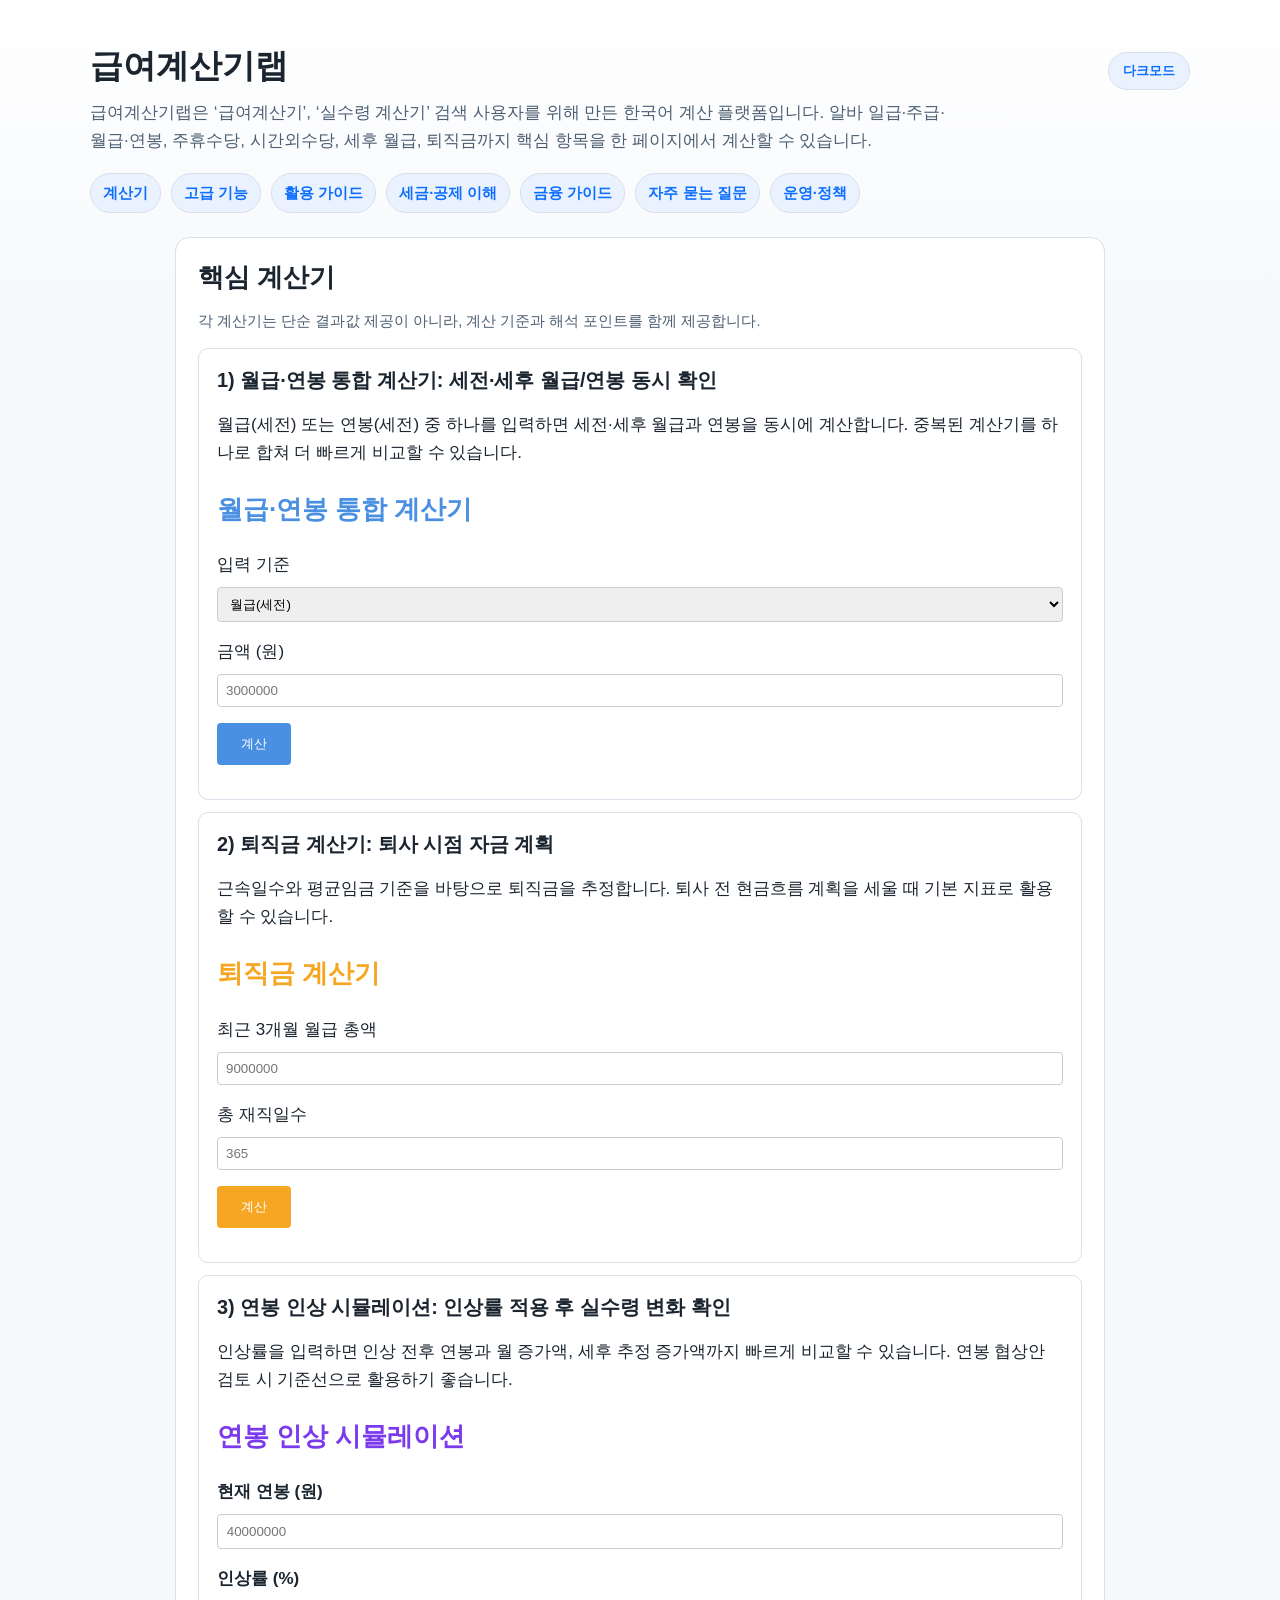
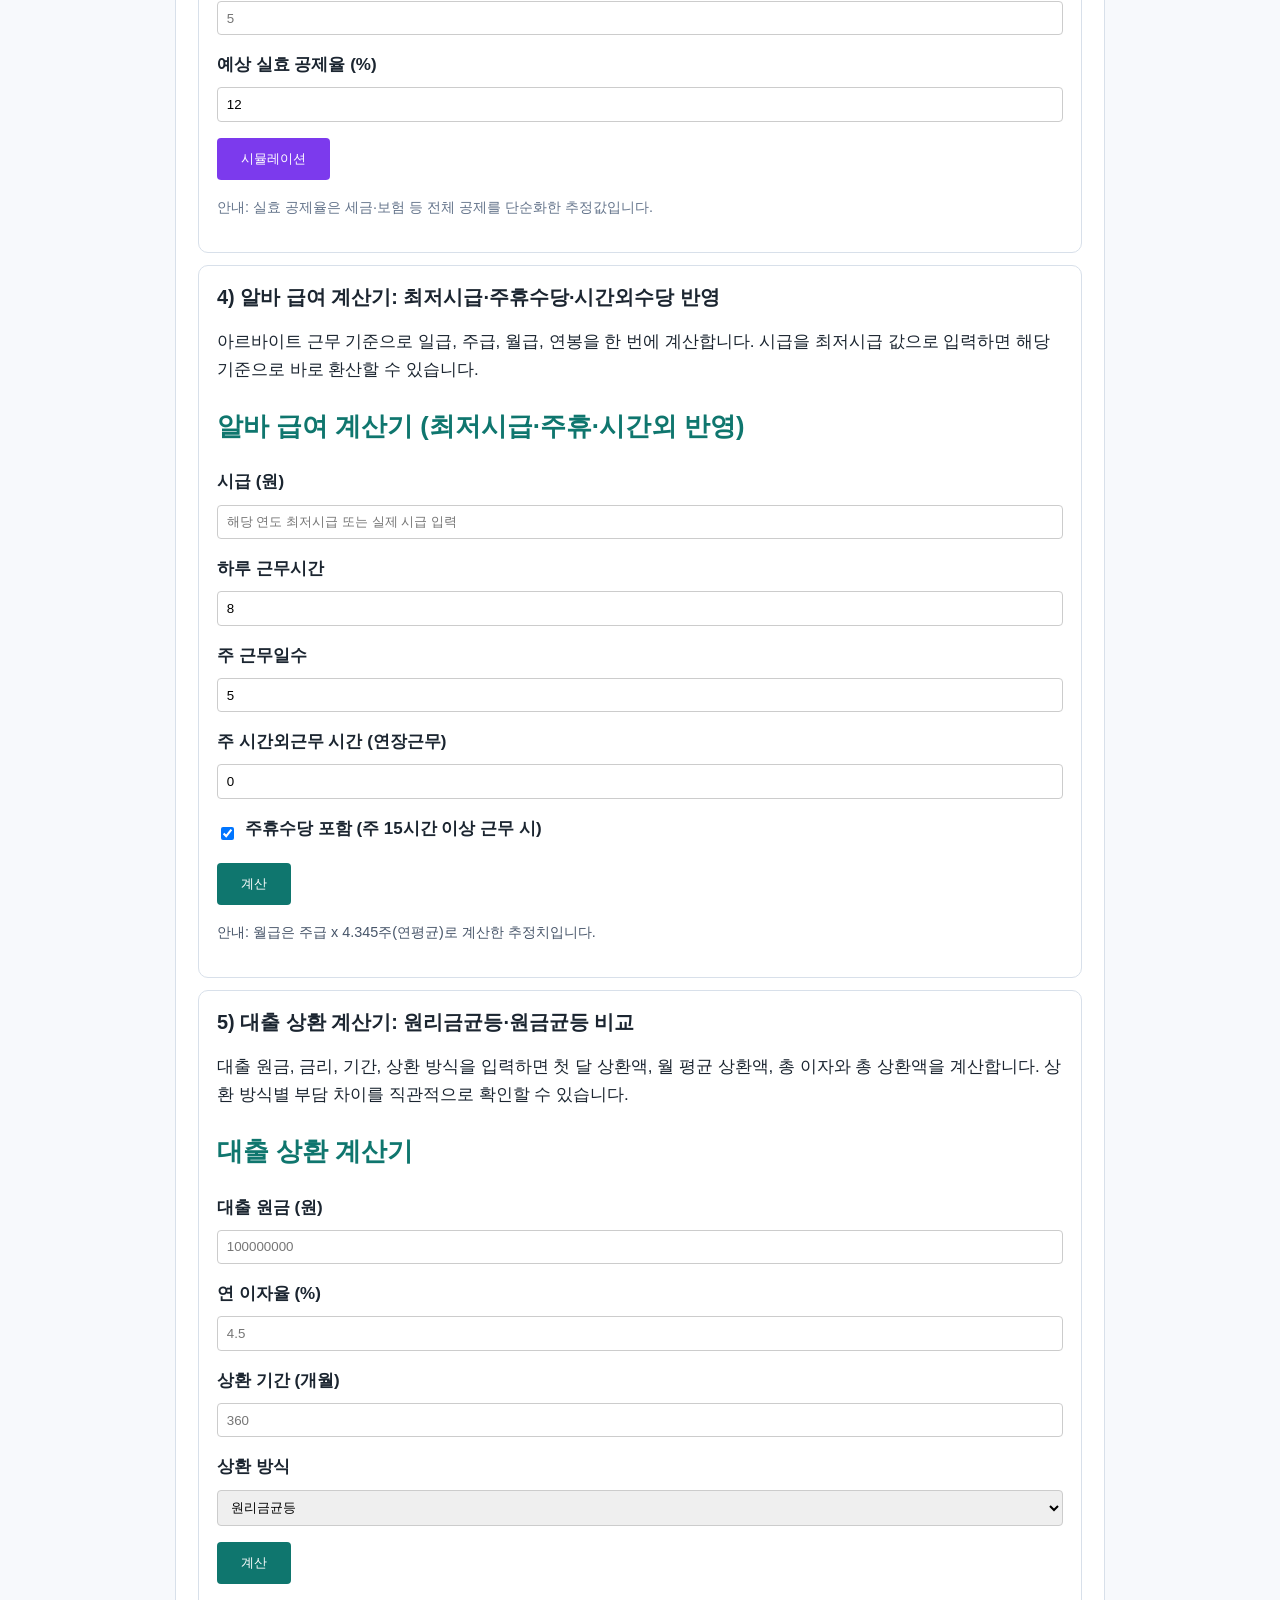
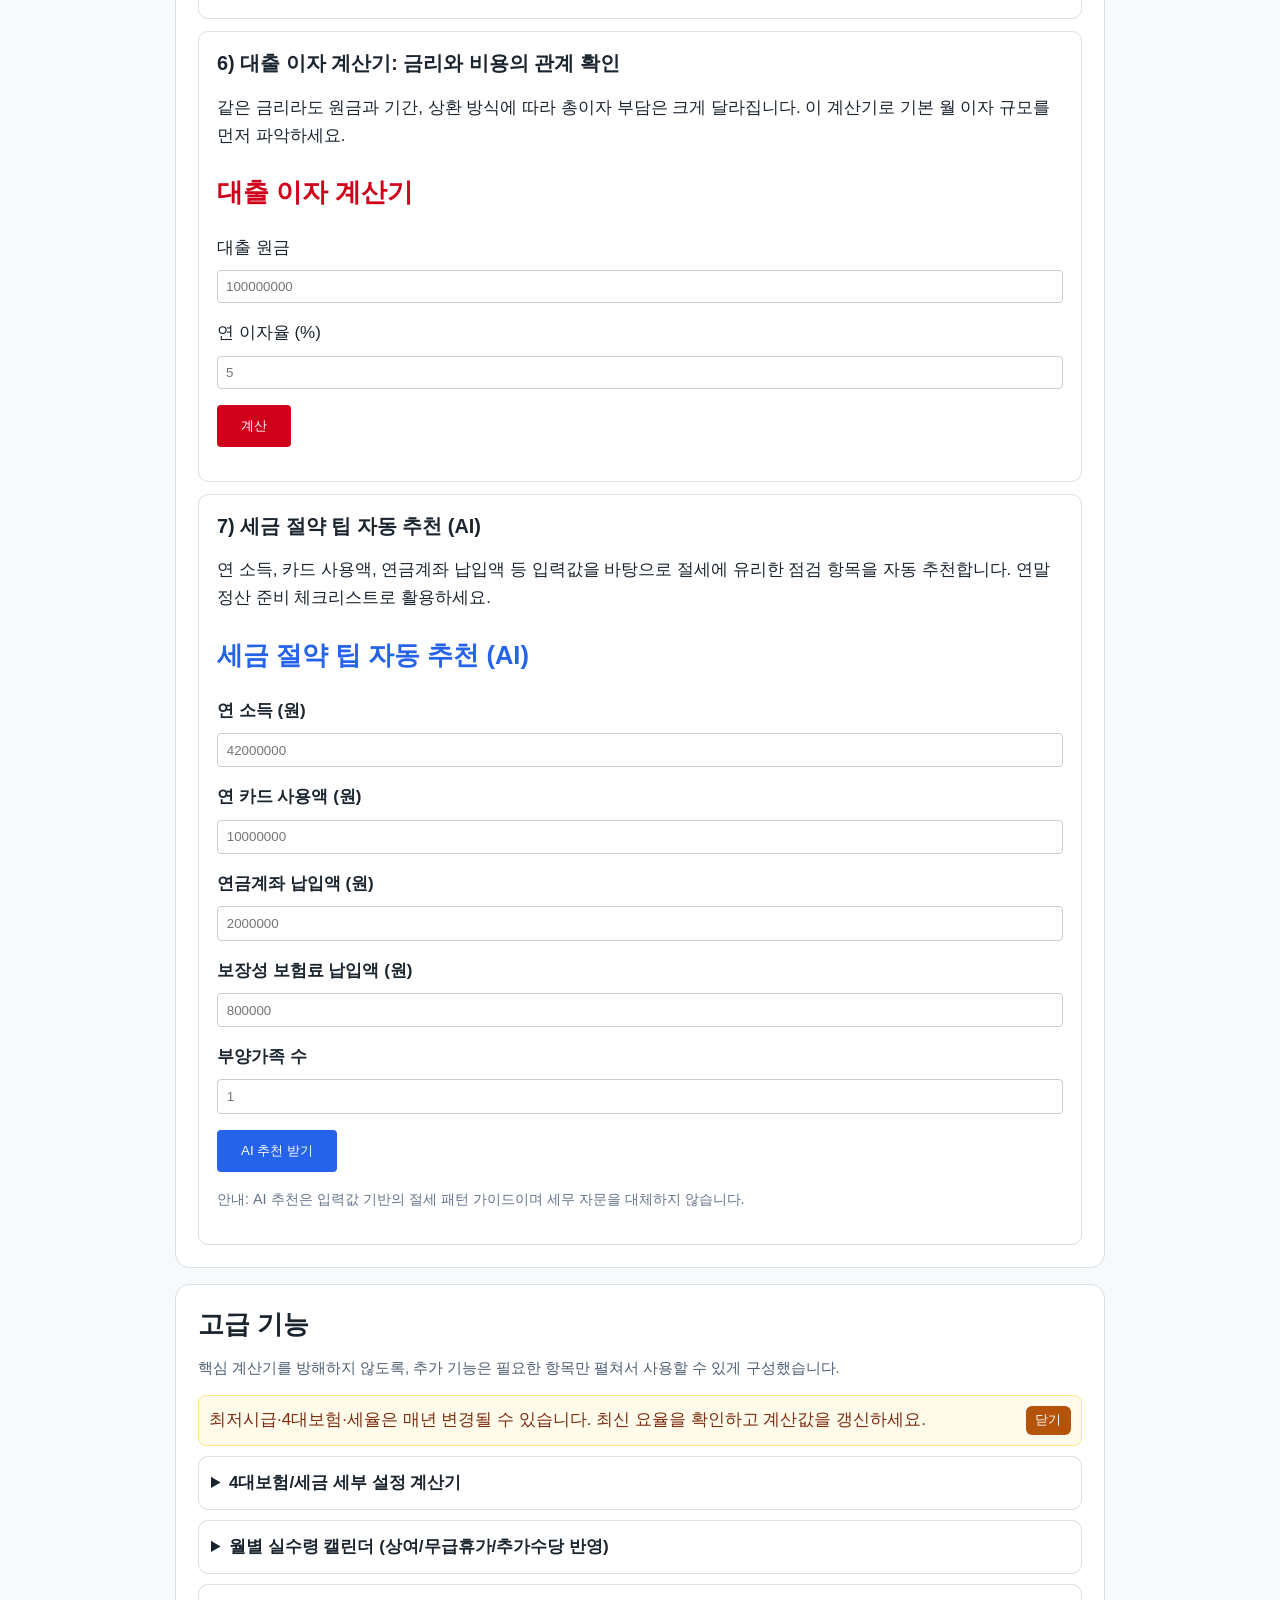
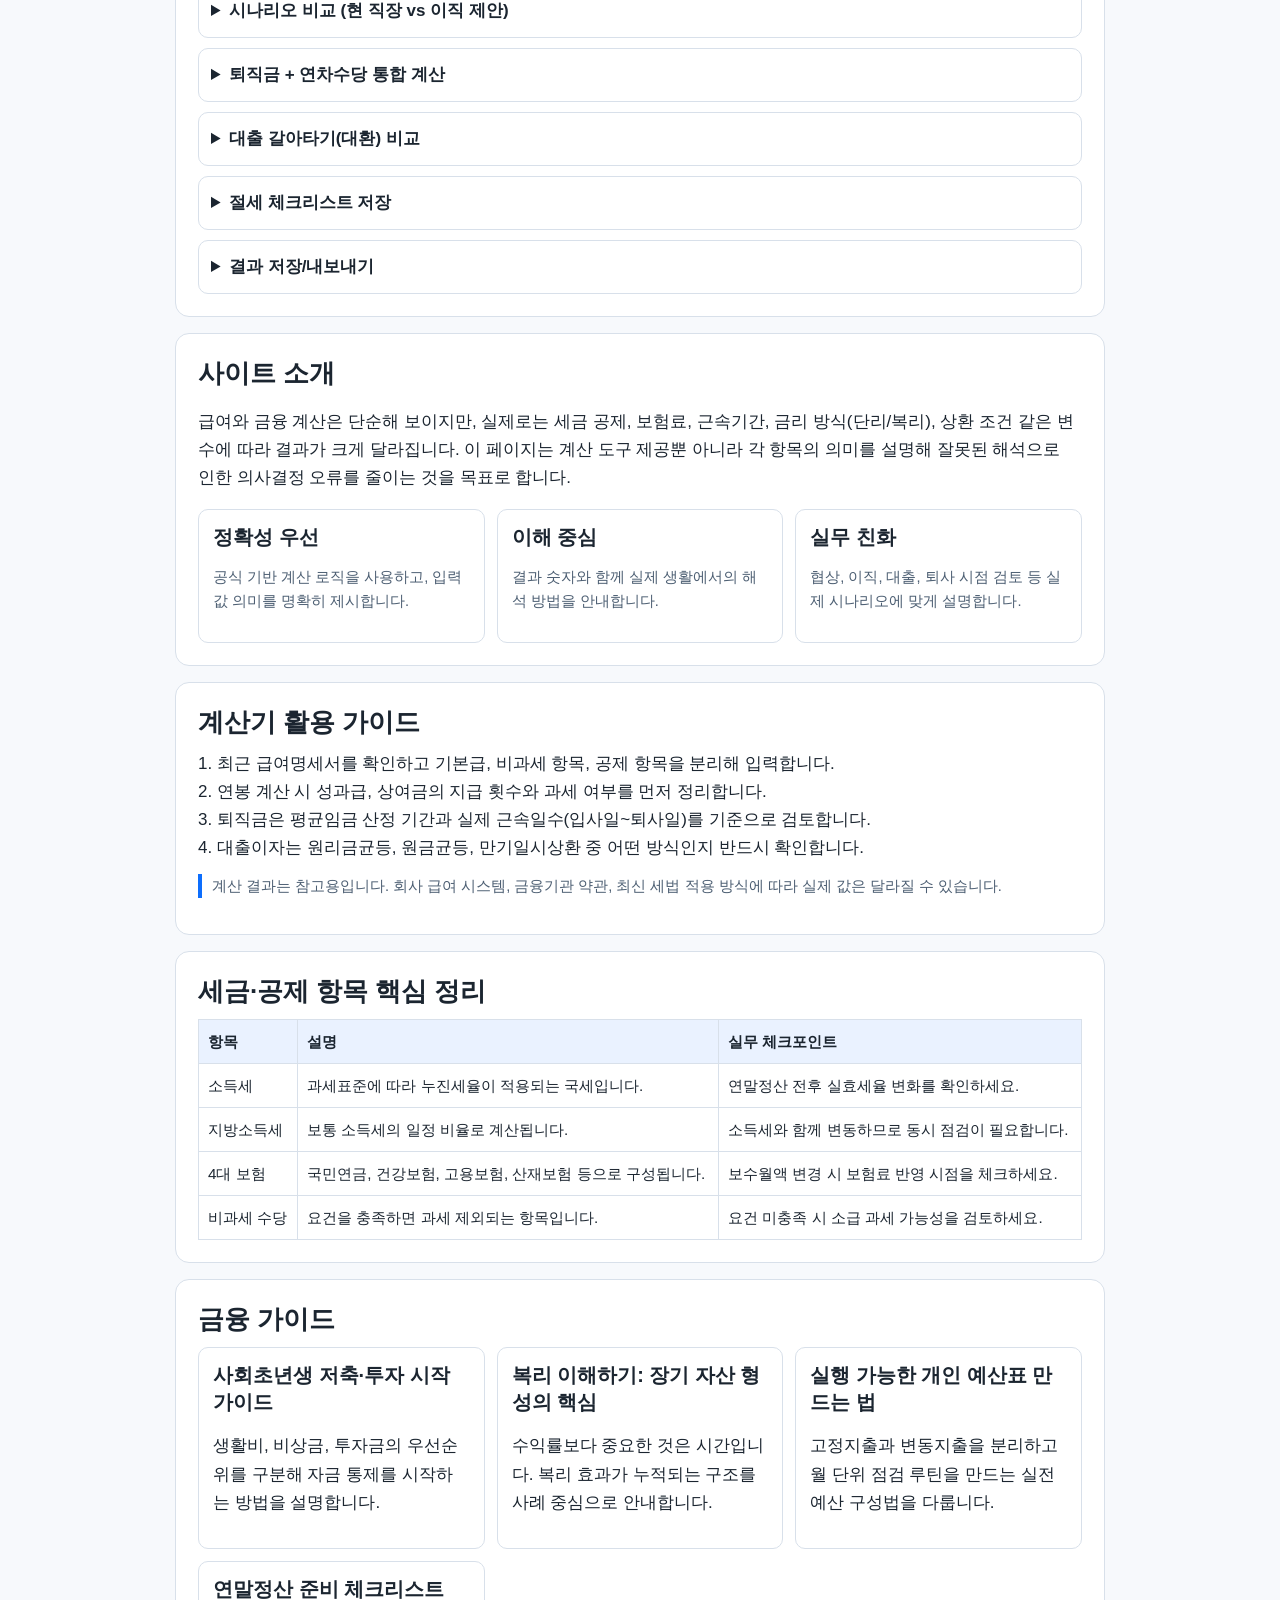
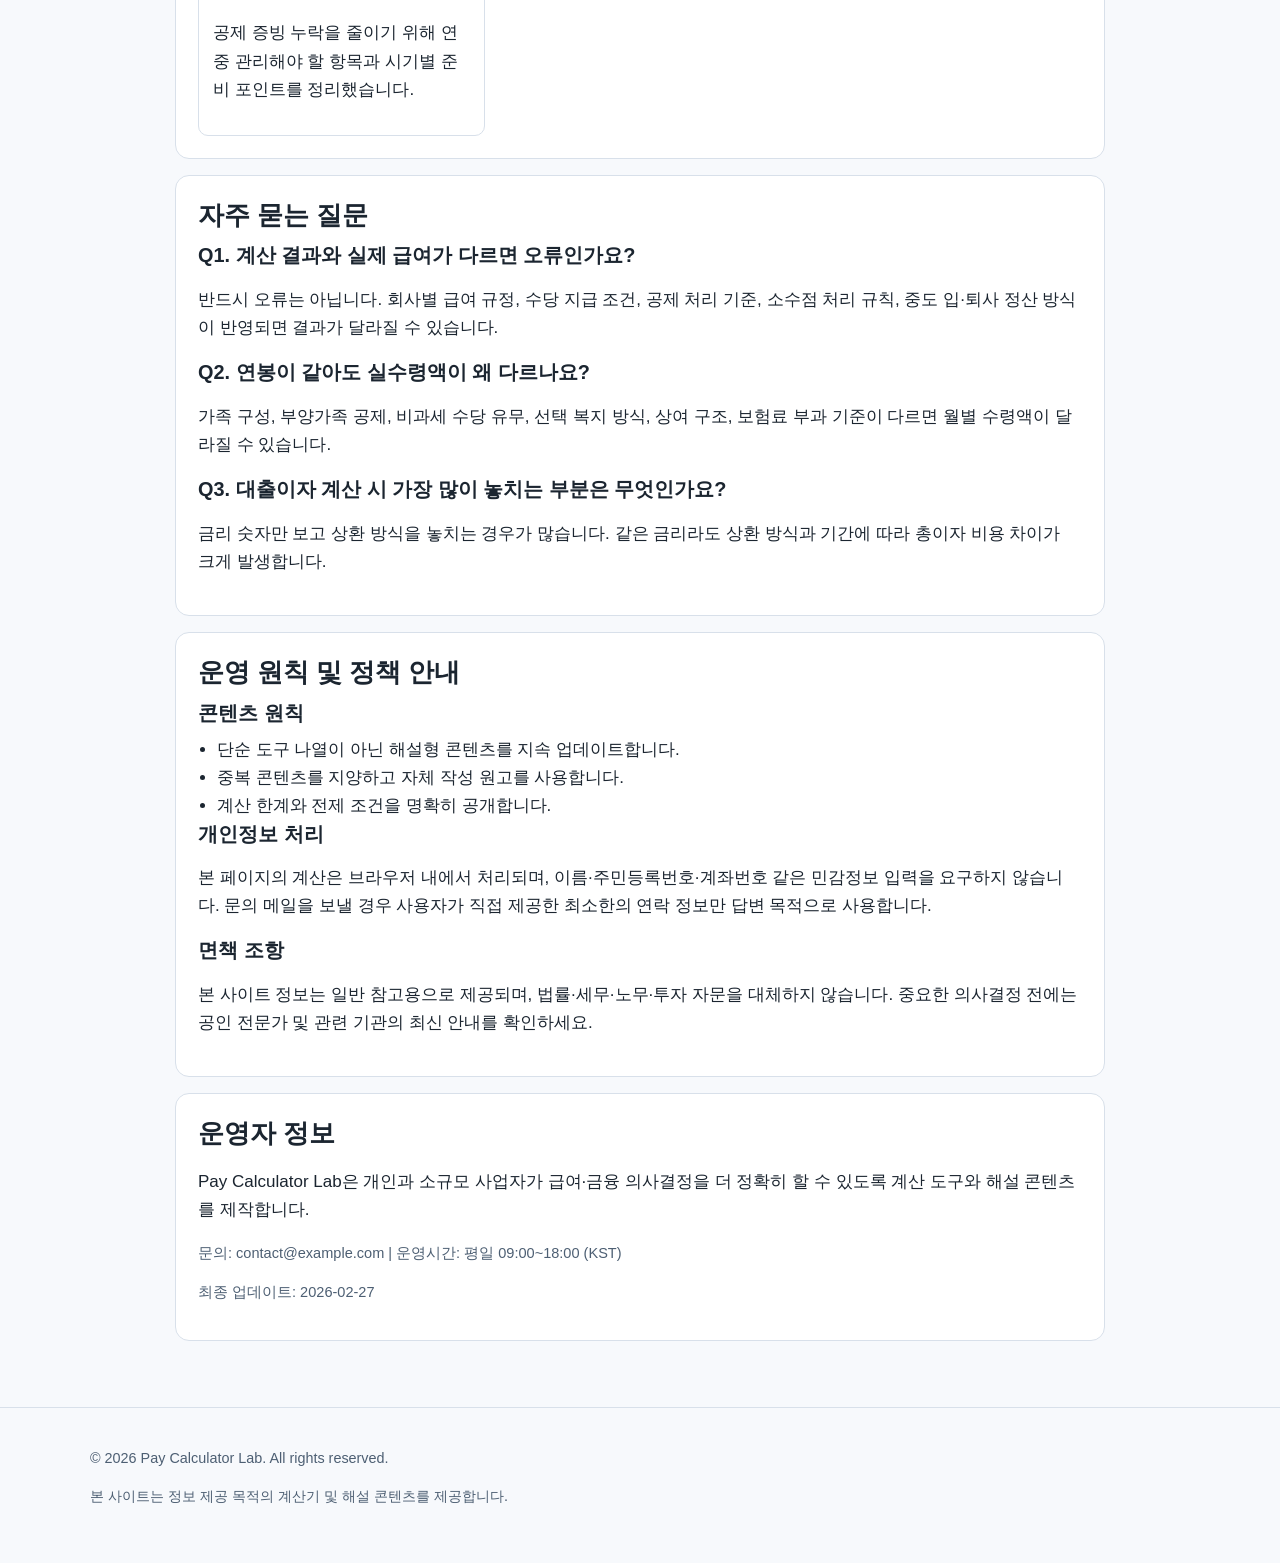
<file: index.html>
<!DOCTYPE html>
<html lang="ko">
<head>
  <!-- Google Tag Manager -->
  <script>
    (function(w,d,s,l,i){w[l]=w[l]||[];w[l].push({'gtm.start':
    new Date().getTime(),event:'gtm.js'});var f=d.getElementsByTagName(s)[0],
    j=d.createElement(s),dl=l!='dataLayer'?'&l='+l:'';j.async=true;j.src=
    'https://www.googletagmanager.com/gtm.js?id='+i+dl;f.parentNode.insertBefore(j,f);
    })(window,document,'script','dataLayer','GTM-M96ZV4RN');
  </script>
  <!-- End Google Tag Manager -->
  <meta charset="UTF-8" />
  <meta name="viewport" content="width=device-width, initial-scale=1.0" />
  <title>급여계산기 | 실수령 계산기, 알바 월급·주휴수당·연봉 계산</title>
  <meta name="description" content="급여계산기와 실수령 계산기를 한 번에. 알바 일급·주급·월급·연봉, 주휴수당, 시간외수당, 세후 월급, 퇴직금, 대출이자를 빠르게 계산하는 한국어 급여 계산 사이트." />
  <meta name="keywords" content="급여계산기, 실수령 계산기, 실수령액 계산기, 알바 계산기, 주휴수당 계산기, 시간외수당 계산기, 세후 월급 계산기, 연봉 계산기, 퇴직금 계산기" />
  <meta name="robots" content="index,follow" />
  <meta name="author" content="Pay Calculator Lab" />
  <meta name="google-adsense-account" content="ca-pub-1847702816965718" />
  <meta name="naver-site-verification" content="69924ff9b27ec3f26a621857caa1ad5d34f4e420" />
  <meta property="og:type" content="website" />
  <meta property="og:title" content="급여계산기 | 실수령 계산기" />
  <meta property="og:description" content="알바 급여, 주휴수당, 시간외수당, 실수령액, 연봉, 퇴직금 계산을 한 번에 제공하는 급여계산기 사이트" />
  <meta property="og:locale" content="ko_KR" />
  <meta property="og:url" content="https://tnry0274-boop.github.io/Pay-Calculator/" />
  <link rel="canonical" href="https://tnry0274-boop.github.io/Pay-Calculator/" />
  <link rel="stylesheet" href="style.css" />
  <script async src="https://pagead2.googlesyndication.com/pagead/js/adsbygoogle.js?client=ca-pub-1847702816965718" crossorigin="anonymous"></script>
  <script type="text/javascript">
    (function(c,l,a,r,i,t,y){
        c[a]=c[a]||function(){(c[a].q=c[a].q||[]).push(arguments)};
        t=l.createElement(r);t.async=1;t.src="https://www.clarity.ms/tag/"+i;
        y=l.getElementsByTagName(r)[0];y.parentNode.insertBefore(t,y);
    })(window, document, "clarity", "script", "vnyyqn61b8");
  </script>
  <script type="application/ld+json">
    {
      "@context": "https://schema.org",
      "@type": "WebSite",
      "name": "급여계산기랩",
      "url": "https://tnry0274-boop.github.io/Pay-Calculator/",
      "description": "급여계산기와 실수령 계산기를 제공하며 알바 급여, 주휴수당, 시간외수당, 연봉, 퇴직금 계산을 지원하는 한국어 웹사이트"
    }
  </script>
  <script type="application/ld+json">
    {
      "@context": "https://schema.org",
      "@type": "FAQPage",
      "mainEntity": [
        {
          "@type": "Question",
          "name": "실수령 계산기 결과와 실제 급여가 다른 이유는 무엇인가요?",
          "acceptedAnswer": {
            "@type": "Answer",
            "text": "회사별 공제 규정, 비과세 수당, 중도 입퇴사 정산 방식, 소수점 처리 기준 차이로 결과가 달라질 수 있습니다."
          }
        },
        {
          "@type": "Question",
          "name": "알바 주휴수당은 언제 발생하나요?",
          "acceptedAnswer": {
            "@type": "Answer",
            "text": "통상적으로 주 소정근로시간 15시간 이상 근무 등 요건을 충족하면 주휴수당이 발생할 수 있습니다."
          }
        },
        {
          "@type": "Question",
          "name": "월급 계산에서 시간외수당은 어떻게 반영하나요?",
          "acceptedAnswer": {
            "@type": "Answer",
            "text": "사이트의 알바 급여 계산기에서 주 시간외근무 시간을 입력하면 1.5배 가산 기준으로 시간외수당을 계산합니다."
          }
        }
      ]
    }
  </script>
</head>
<body>
  <!-- Google Tag Manager (noscript) -->
  <noscript><iframe src="https://www.googletagmanager.com/ns.html?id=GTM-M96ZV4RN"
  height="0" width="0" style="display:none;visibility:hidden"></iframe></noscript>
  <!-- End Google Tag Manager (noscript) -->
  <header class="container">
    <div class="header-top">
      <h1>급여계산기랩</h1>
      <button id="theme-toggle" type="button" aria-label="테마 전환">다크모드</button>
    </div>
    <p class="lead">
      급여계산기랩은 ‘급여계산기’, ‘실수령 계산기’ 검색 사용자를 위해 만든 한국어 계산 플랫폼입니다.
      알바 일급·주급·월급·연봉, 주휴수당, 시간외수당, 세후 월급, 퇴직금까지 핵심 항목을 한 페이지에서 계산할 수 있습니다.
    </p>
    <nav aria-label="바로가기">
      <a href="#calculators">계산기</a>
      <a href="#advanced-tools">고급 기능</a>
      <a href="#guide">활용 가이드</a>
      <a href="#tax">세금·공제 이해</a>
      <a href="#financial-guides">금융 가이드</a>
      <a href="#faq">자주 묻는 질문</a>
      <a href="#policy">운영·정책</a>
    </nav>
  </header>

  <main class="container">
    <section id="calculators">
      <h2>핵심 계산기</h2>
      <p class="small">각 계산기는 단순 결과값 제공이 아니라, 계산 기준과 해석 포인트를 함께 제공합니다.</p>

      <article class="calc-article">
        <h3>1) 월급·연봉 통합 계산기: 세전·세후 월급/연봉 동시 확인</h3>
        <p>
          월급(세전) 또는 연봉(세전) 중 하나를 입력하면 세전·세후 월급과 연봉을 동시에 계산합니다.
          중복된 계산기를 하나로 합쳐 더 빠르게 비교할 수 있습니다.
        </p>
        <after-tax-calculator></after-tax-calculator>
      </article>

      <article class="calc-article">
        <h3>2) 퇴직금 계산기: 퇴사 시점 자금 계획</h3>
        <p>
          근속일수와 평균임금 기준을 바탕으로 퇴직금을 추정합니다.
          퇴사 전 현금흐름 계획을 세울 때 기본 지표로 활용할 수 있습니다.
        </p>
        <severance-pay-calculator></severance-pay-calculator>
      </article>

      <article class="calc-article">
        <h3>3) 연봉 인상 시뮬레이션: 인상률 적용 후 실수령 변화 확인</h3>
        <p>
          인상률을 입력하면 인상 전후 연봉과 월 증가액, 세후 추정 증가액까지 빠르게 비교할 수 있습니다.
          연봉 협상안 검토 시 기준선으로 활용하기 좋습니다.
        </p>
        <salary-raise-simulator></salary-raise-simulator>
      </article>

      <article class="calc-article">
        <h3>4) 알바 급여 계산기: 최저시급·주휴수당·시간외수당 반영</h3>
        <p>
          아르바이트 근무 기준으로 일급, 주급, 월급, 연봉을 한 번에 계산합니다.
          시급을 최저시급 값으로 입력하면 해당 기준으로 바로 환산할 수 있습니다.
        </p>
        <part-time-pay-calculator></part-time-pay-calculator>
      </article>

      <article class="calc-article">
        <h3>5) 대출 상환 계산기: 원리금균등·원금균등 비교</h3>
        <p>
          대출 원금, 금리, 기간, 상환 방식을 입력하면 첫 달 상환액, 월 평균 상환액, 총 이자와 총 상환액을 계산합니다.
          상환 방식별 부담 차이를 직관적으로 확인할 수 있습니다.
        </p>
        <loan-repayment-calculator></loan-repayment-calculator>
      </article>

      <article class="calc-article">
        <h3>6) 대출 이자 계산기: 금리와 비용의 관계 확인</h3>
        <p>
          같은 금리라도 원금과 기간, 상환 방식에 따라 총이자 부담은 크게 달라집니다.
          이 계산기로 기본 월 이자 규모를 먼저 파악하세요.
        </p>
        <loan-interest-calculator></loan-interest-calculator>
      </article>

      <article class="calc-article">
        <h3>7) 세금 절약 팁 자동 추천 (AI)</h3>
        <p>
          연 소득, 카드 사용액, 연금계좌 납입액 등 입력값을 바탕으로 절세에 유리한 점검 항목을 자동 추천합니다.
          연말정산 준비 체크리스트로 활용하세요.
        </p>
        <tax-saving-tips-ai></tax-saving-tips-ai>
      </article>
    </section>

    <section id="advanced-tools">
      <h2>고급 기능</h2>
      <p class="small">핵심 계산기를 방해하지 않도록, 추가 기능은 필요한 항목만 펼쳐서 사용할 수 있게 구성했습니다.</p>
      <regulation-update-banner></regulation-update-banner>

      <details class="tool-box">
        <summary>4대보험/세금 세부 설정 계산기</summary>
        <detailed-salary-calculator></detailed-salary-calculator>
      </details>

      <details class="tool-box">
        <summary>월별 실수령 캘린더 (상여/무급휴가/추가수당 반영)</summary>
        <monthly-takehome-calendar></monthly-takehome-calendar>
      </details>

      <details class="tool-box">
        <summary>시나리오 비교 (현 직장 vs 이직 제안)</summary>
        <job-offer-comparator></job-offer-comparator>
      </details>

      <details class="tool-box">
        <summary>퇴직금 + 연차수당 통합 계산</summary>
        <exit-package-calculator></exit-package-calculator>
      </details>

      <details class="tool-box">
        <summary>대출 갈아타기(대환) 비교</summary>
        <refinance-comparator></refinance-comparator>
      </details>

      <details class="tool-box">
        <summary>절세 체크리스트 저장</summary>
        <tax-checklist-manager></tax-checklist-manager>
      </details>

      <details class="tool-box">
        <summary>결과 저장/내보내기</summary>
        <result-export-tool></result-export-tool>
      </details>
    </section>

    <section id="intro">
      <h2>사이트 소개</h2>
      <p>
        급여와 금융 계산은 단순해 보이지만, 실제로는 세금 공제, 보험료, 근속기간, 금리 방식(단리/복리),
        상환 조건 같은 변수에 따라 결과가 크게 달라집니다. 이 페이지는 계산 도구 제공뿐 아니라
        각 항목의 의미를 설명해 잘못된 해석으로 인한 의사결정 오류를 줄이는 것을 목표로 합니다.
      </p>
      <div class="grid">
        <article class="card">
          <h3>정확성 우선</h3>
          <p class="small">공식 기반 계산 로직을 사용하고, 입력값 의미를 명확히 제시합니다.</p>
        </article>
        <article class="card">
          <h3>이해 중심</h3>
          <p class="small">결과 숫자와 함께 실제 생활에서의 해석 방법을 안내합니다.</p>
        </article>
        <article class="card">
          <h3>실무 친화</h3>
          <p class="small">협상, 이직, 대출, 퇴사 시점 검토 등 실제 시나리오에 맞게 설명합니다.</p>
        </article>
      </div>
    </section>

    <section id="guide">
      <h2>계산기 활용 가이드</h2>
      <ol>
        <li>최근 급여명세서를 확인하고 기본급, 비과세 항목, 공제 항목을 분리해 입력합니다.</li>
        <li>연봉 계산 시 성과급, 상여금의 지급 횟수와 과세 여부를 먼저 정리합니다.</li>
        <li>퇴직금은 평균임금 산정 기간과 실제 근속일수(입사일~퇴사일)를 기준으로 검토합니다.</li>
        <li>대출이자는 원리금균등, 원금균등, 만기일시상환 중 어떤 방식인지 반드시 확인합니다.</li>
      </ol>
      <p class="highlight small">
        계산 결과는 참고용입니다. 회사 급여 시스템, 금융기관 약관, 최신 세법 적용 방식에 따라 실제 값은 달라질 수 있습니다.
      </p>
    </section>

    <section id="tax">
      <h2>세금·공제 항목 핵심 정리</h2>
      <table>
        <thead>
          <tr>
            <th>항목</th>
            <th>설명</th>
            <th>실무 체크포인트</th>
          </tr>
        </thead>
        <tbody>
          <tr>
            <td>소득세</td>
            <td>과세표준에 따라 누진세율이 적용되는 국세입니다.</td>
            <td>연말정산 전후 실효세율 변화를 확인하세요.</td>
          </tr>
          <tr>
            <td>지방소득세</td>
            <td>보통 소득세의 일정 비율로 계산됩니다.</td>
            <td>소득세와 함께 변동하므로 동시 점검이 필요합니다.</td>
          </tr>
          <tr>
            <td>4대 보험</td>
            <td>국민연금, 건강보험, 고용보험, 산재보험 등으로 구성됩니다.</td>
            <td>보수월액 변경 시 보험료 반영 시점을 체크하세요.</td>
          </tr>
          <tr>
            <td>비과세 수당</td>
            <td>요건을 충족하면 과세 제외되는 항목입니다.</td>
            <td>요건 미충족 시 소급 과세 가능성을 검토하세요.</td>
          </tr>
        </tbody>
      </table>
    </section>

    <section id="financial-guides">
      <h2>금융 가이드</h2>
      <div class="grid">
        <article class="card">
          <h3>사회초년생 저축·투자 시작 가이드</h3>
          <p>
            생활비, 비상금, 투자금의 우선순위를 구분해 자금 통제를 시작하는 방법을 설명합니다.
          </p>
        </article>
        <article class="card">
          <h3>복리 이해하기: 장기 자산 형성의 핵심</h3>
          <p>
            수익률보다 중요한 것은 시간입니다. 복리 효과가 누적되는 구조를 사례 중심으로 안내합니다.
          </p>
        </article>
        <article class="card">
          <h3>실행 가능한 개인 예산표 만드는 법</h3>
          <p>
            고정지출과 변동지출을 분리하고 월 단위 점검 루틴을 만드는 실전 예산 구성법을 다룹니다.
          </p>
        </article>
        <article class="card">
          <h3>연말정산 준비 체크리스트</h3>
          <p>
            공제 증빙 누락을 줄이기 위해 연중 관리해야 할 항목과 시기별 준비 포인트를 정리했습니다.
          </p>
        </article>
      </div>
    </section>

    <section id="faq">
      <h2>자주 묻는 질문</h2>
      <h3>Q1. 계산 결과와 실제 급여가 다르면 오류인가요?</h3>
      <p>
        반드시 오류는 아닙니다. 회사별 급여 규정, 수당 지급 조건, 공제 처리 기준, 소수점 처리 규칙,
        중도 입·퇴사 정산 방식이 반영되면 결과가 달라질 수 있습니다.
      </p>

      <h3>Q2. 연봉이 같아도 실수령액이 왜 다르나요?</h3>
      <p>
        가족 구성, 부양가족 공제, 비과세 수당 유무, 선택 복지 방식, 상여 구조, 보험료 부과 기준이 다르면
        월별 수령액이 달라질 수 있습니다.
      </p>

      <h3>Q3. 대출이자 계산 시 가장 많이 놓치는 부분은 무엇인가요?</h3>
      <p>
        금리 숫자만 보고 상환 방식을 놓치는 경우가 많습니다. 같은 금리라도 상환 방식과 기간에 따라
        총이자 비용 차이가 크게 발생합니다.
      </p>
    </section>

    <section id="policy">
      <h2>운영 원칙 및 정책 안내</h2>
      <h3>콘텐츠 원칙</h3>
      <ul>
        <li>단순 도구 나열이 아닌 해설형 콘텐츠를 지속 업데이트합니다.</li>
        <li>중복 콘텐츠를 지양하고 자체 작성 원고를 사용합니다.</li>
        <li>계산 한계와 전제 조건을 명확히 공개합니다.</li>
      </ul>

      <h3>개인정보 처리</h3>
      <p>
        본 페이지의 계산은 브라우저 내에서 처리되며, 이름·주민등록번호·계좌번호 같은 민감정보 입력을 요구하지 않습니다.
        문의 메일을 보낼 경우 사용자가 직접 제공한 최소한의 연락 정보만 답변 목적으로 사용합니다.
      </p>

      <h3>면책 조항</h3>
      <p>
        본 사이트 정보는 일반 참고용으로 제공되며, 법률·세무·노무·투자 자문을 대체하지 않습니다.
        중요한 의사결정 전에는 공인 전문가 및 관련 기관의 최신 안내를 확인하세요.
      </p>
    </section>

    <section id="about">
      <h2>운영자 정보</h2>
      <p>
        Pay Calculator Lab은 개인과 소규모 사업자가 급여·금융 의사결정을 더 정확히 할 수 있도록
        계산 도구와 해설 콘텐츠를 제작합니다.
      </p>
      <p class="small">문의: contact@example.com | 운영시간: 평일 09:00~18:00 (KST)</p>
      <p class="small">최종 업데이트: 2026-02-27</p>
    </section>
  </main>

  <footer>
    <div class="container">
      <p>© 2026 Pay Calculator Lab. All rights reserved.</p>
      <p>본 사이트는 정보 제공 목적의 계산기 및 해설 콘텐츠를 제공합니다.</p>
    </div>
  </footer>

  <script src="main.js" type="module"></script>
  <script>
    (function () {
      const root = document.documentElement;
      const button = document.getElementById("theme-toggle");
      const saved = localStorage.getItem("theme");
      const preferredDark = window.matchMedia("(prefers-color-scheme: dark)").matches;
      const initial = saved || (preferredDark ? "dark" : "light");

      function applyTheme(theme) {
        root.setAttribute("data-theme", theme);
        button.textContent = theme === "dark" ? "화이트모드" : "다크모드";
      }

      applyTheme(initial);

      button.addEventListener("click", function () {
        const next = root.getAttribute("data-theme") === "dark" ? "light" : "dark";
        localStorage.setItem("theme", next);
        applyTheme(next);
      });
    })();
  </script>
</body>
</html>
</file>
<file: style.css>
:root {
  color-scheme: light;
  --bg: #f7f9fc;
  --header-bg: #ffffff;
  --card: #ffffff;
  --text: #1b2530;
  --muted: #4d5f73;
  --line: #d8e0ea;
  --accent: #0d6efd;
  --accent-soft: #eaf2ff;
}

:root[data-theme="dark"] {
  color-scheme: dark;
  --bg: #111827;
  --header-bg: #0f172a;
  --card: #1f2937;
  --text: #e5e7eb;
  --muted: #94a3b8;
  --line: #334155;
  --accent: #60a5fa;
  --accent-soft: #1e293b;
}

* {
  box-sizing: border-box;
}

body {
  margin: 0;
  font-family: "Noto Sans KR", "Apple SD Gothic Neo", sans-serif;
  color: var(--text);
  background: linear-gradient(180deg, var(--header-bg) 0%, var(--bg) 280px);
  line-height: 1.65;
  font-size: 17px;
}

.container {
  width: min(1100px, 92%);
  margin: 0 auto;
}

header {
  padding: 44px 0 24px;
}

.header-top {
  display: flex;
  justify-content: space-between;
  align-items: center;
  gap: 14px;
}

h1,
h2,
h3 {
  line-height: 1.35;
  margin: 0 0 10px;
}

h1 {
  font-size: clamp(1.7rem, 2.6vw, 2.5rem);
}

h2 {
  font-size: clamp(1.25rem, 2vw, 1.7rem);
}

.lead {
  color: var(--muted);
  max-width: 860px;
  margin: 0;
}

#theme-toggle {
  background: var(--accent-soft);
  color: var(--accent);
  border: 1px solid var(--line);
  border-radius: 999px;
  font-weight: 700;
  padding: 9px 14px;
  cursor: pointer;
}

nav {
  margin-top: 18px;
  display: flex;
  flex-wrap: wrap;
  gap: 10px;
}

nav a {
  text-decoration: none;
  color: var(--accent);
  border: 1px solid var(--line);
  background: var(--accent-soft);
  padding: 7px 12px;
  border-radius: 999px;
  font-weight: 600;
  font-size: 0.92rem;
}

main {
  padding-bottom: 50px;
  max-width: 930px;
}

section {
  background: var(--card);
  border: 1px solid var(--line);
  border-radius: 14px;
  padding: 22px;
  margin-bottom: 16px;
}

.grid {
  display: grid;
  grid-template-columns: repeat(auto-fit, minmax(240px, 1fr));
  gap: 12px;
}

.card {
  border: 1px solid var(--line);
  border-radius: 10px;
  padding: 14px;
  background: var(--card);
}

.calc-article {
  border: 1px solid var(--line);
  border-radius: 10px;
  padding: 18px;
  margin-top: 12px;
  background: var(--card);
}

.tool-box {
  border: 1px solid var(--line);
  border-radius: 10px;
  padding: 12px;
  margin-top: 10px;
  background: var(--card);
}

.tool-box summary {
  cursor: pointer;
  font-weight: 700;
}

ul,
ol {
  margin: 10px 0 0;
  padding-left: 19px;
}

table {
  width: 100%;
  border-collapse: collapse;
  margin-top: 10px;
  font-size: 0.95rem;
}

th,
td {
  border: 1px solid var(--line);
  padding: 9px;
  text-align: left;
  vertical-align: top;
}

th {
  background: var(--accent-soft);
}

.small {
  color: var(--muted);
  font-size: 0.91rem;
}

.highlight {
  border-left: 4px solid var(--accent);
  padding-left: 10px;
  margin-top: 12px;
}

footer {
  border-top: 1px solid var(--line);
  padding: 24px 0 40px;
  color: var(--muted);
  font-size: 0.9rem;
}

after-tax-calculator,
part-time-pay-calculator,
salary-raise-simulator,
loan-repayment-calculator,
tax-saving-tips-ai,
annual-salary-calculator,
severance-pay-calculator,
loan-interest-calculator,
detailed-salary-calculator,
monthly-takehome-calendar,
job-offer-comparator,
exit-package-calculator,
refinance-comparator,
tax-checklist-manager,
result-export-tool,
regulation-update-banner {
  display: block;
  margin-top: 10px;
}

@media (max-width: 700px) {
  body {
    background: var(--bg);
    font-size: 16px;
  }

  header {
    padding-top: 30px;
  }

  .header-top {
    flex-direction: column;
    align-items: flex-start;
  }

  section {
    padding: 16px;
  }
}
</file>
